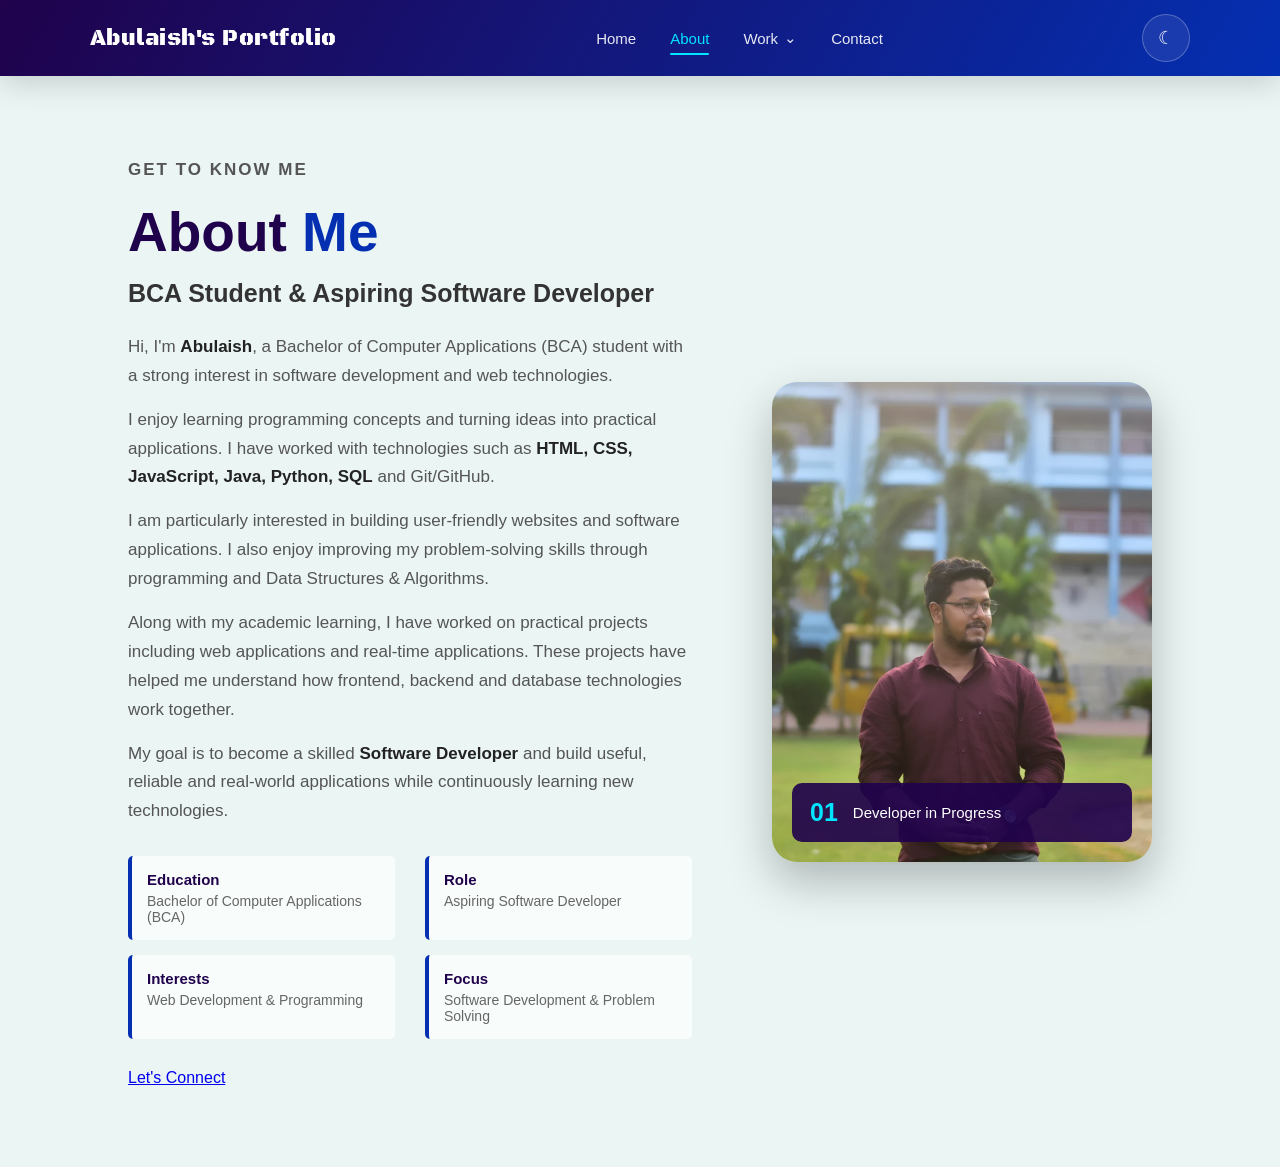
<file: about.html>
<!DOCTYPE html>
<html lang="en">

<head>
    <meta charset="UTF-8">
    <meta name="viewport" content="width=device-width, initial-scale=1.0">

    <title>About Me | Abulaish</title>

    <link rel="stylesheet" href="styles.css">

    <!-- Google Font -->
    <link rel="preconnect" href="https://fonts.googleapis.com">
    <link rel="preconnect" href="https://fonts.gstatic.com" crossorigin>

    <link href="https://fonts.googleapis.com/css2?family=Black+Ops+One&display=swap" rel="stylesheet">
</head>

<body>

    <!-- Navigation -->
    <nav class="navbar">

        <!-- Logo -->
        <a href="index.html" class="logo">
            Abulaish's Portfolio
        </a>


        <!-- Desktop Navigation -->
        <ul class="nav-links">

            <!-- Home -->
            <li>
                <a href="index.html" class="nav-link">
                    Home
                </a>
            </li>


            <!-- About -->
            <li>
                <a href="about.html" class="nav-link active">
                    About
                </a>
            </li>


            <!-- Work Dropdown -->
            <li class="dropdown">

                <button class="work-btn">
                    Work
                    <span class="arrow">⌄</span>
                </button>


                <!-- Dropdown Menu -->
                <ul class="dropdown-menu">

                    <li>
                        <a href="projects.html">
                            <span class="menu-icon">▣</span>
                            <span>
                                <strong>Projects</strong>
                                <small>My recent work</small>
                            </span>
                        </a>
                    </li>


                    <li>
                        <a href="skills.html">
                            <span class="menu-icon">&lt;/&gt;</span>
                            <span>
                                <strong>Skills</strong>
                                <small>My technical skills</small>
                            </span>
                        </a>
                    </li>


                    <li>
                        <a href="services.html">
                            <span class="menu-icon">✦</span>
                            <span>
                                <strong>Services</strong>
                                <small>What I can do</small>
                            </span>
                        </a>
                    </li>

                </ul>

            </li>


            <!-- Contact -->
            <li>
                <a href="contact.html" class="nav-link">
                    Contact
                </a>
            </li>

        </ul>


        <!-- Right Side -->
        <div class="nav-actions">

            <!-- Theme Button -->
            <button class="theme-btn" id="themeBtn" aria-label="Toggle theme">
                ☾
            </button>

        </div>


        <!-- Mobile Menu Button -->
        <button class="menu-btn" id="menuBtn" aria-label="Open navigation menu">

            <span></span>
            <span></span>
            <span></span>

        </button>

    </nav>


    <!-- About Section -->
    <main>

        <section class="about-page">

            <div class="about-container">

                <!-- Left Content -->
                <div class="about-content">

                    <p class="about-intro">Get to know me</p>

                    <h1>About <span>Me</span></h1>

                    <h2>
                        BCA Student & Aspiring Software Developer
                    </h2>

                    <p>
                        Hi, I'm <strong>Abulaish</strong>, a Bachelor of
                        Computer Applications (BCA) student with a strong
                        interest in software development and web technologies.
                    </p>

                    <p>
                        I enjoy learning programming concepts and turning
                        ideas into practical applications. I have worked with
                        technologies such as
                        <strong>HTML, CSS, JavaScript, Java, Python, SQL</strong>
                        and Git/GitHub.
                    </p>

                    <p>
                        I am particularly interested in building
                        user-friendly websites and software applications.
                        I also enjoy improving my problem-solving skills
                        through programming and Data Structures & Algorithms.
                    </p>

                    <p>
                        Along with my academic learning, I have worked on
                        practical projects including web applications and
                        real-time applications. These projects have helped
                        me understand how frontend, backend and database
                        technologies work together.
                    </p>

                    <p>
                        My goal is to become a skilled
                        <strong>Software Developer</strong> and build useful,
                        reliable and real-world applications while continuously
                        learning new technologies.
                    </p>


                    <!-- Personal Details -->
                    <div class="about-details">

                        <div>
                            <strong>Education</strong>
                            <span>Bachelor of Computer Applications (BCA)</span>
                        </div>

                        <div>
                            <strong>Role</strong>
                            <span>Aspiring Software Developer</span>
                        </div>

                        <div>
                            <strong>Interests</strong>
                            <span>Web Development & Programming</span>
                        </div>

                        <div>
                            <strong>Focus</strong>
                            <span>Software Development & Problem Solving</span>
                        </div>

                    </div>


                    <!-- Button -->
                    <a href="contact.html" class="btn">
                        Let's Connect
                    </a>

                </div>


                <!-- Right Side -->
                <div class="about-image">

                    <img src="Front.jpg" alt="Abulaish">

                    <div class="image-label">
                        <span>01</span>
                        <p>Developer in Progress</p>
                    </div>

                </div>

            </div>

        </section>

    </main>

    <!-- JavaScript -->
    <script src="script.js"></script>


</body>

</html>
</file>
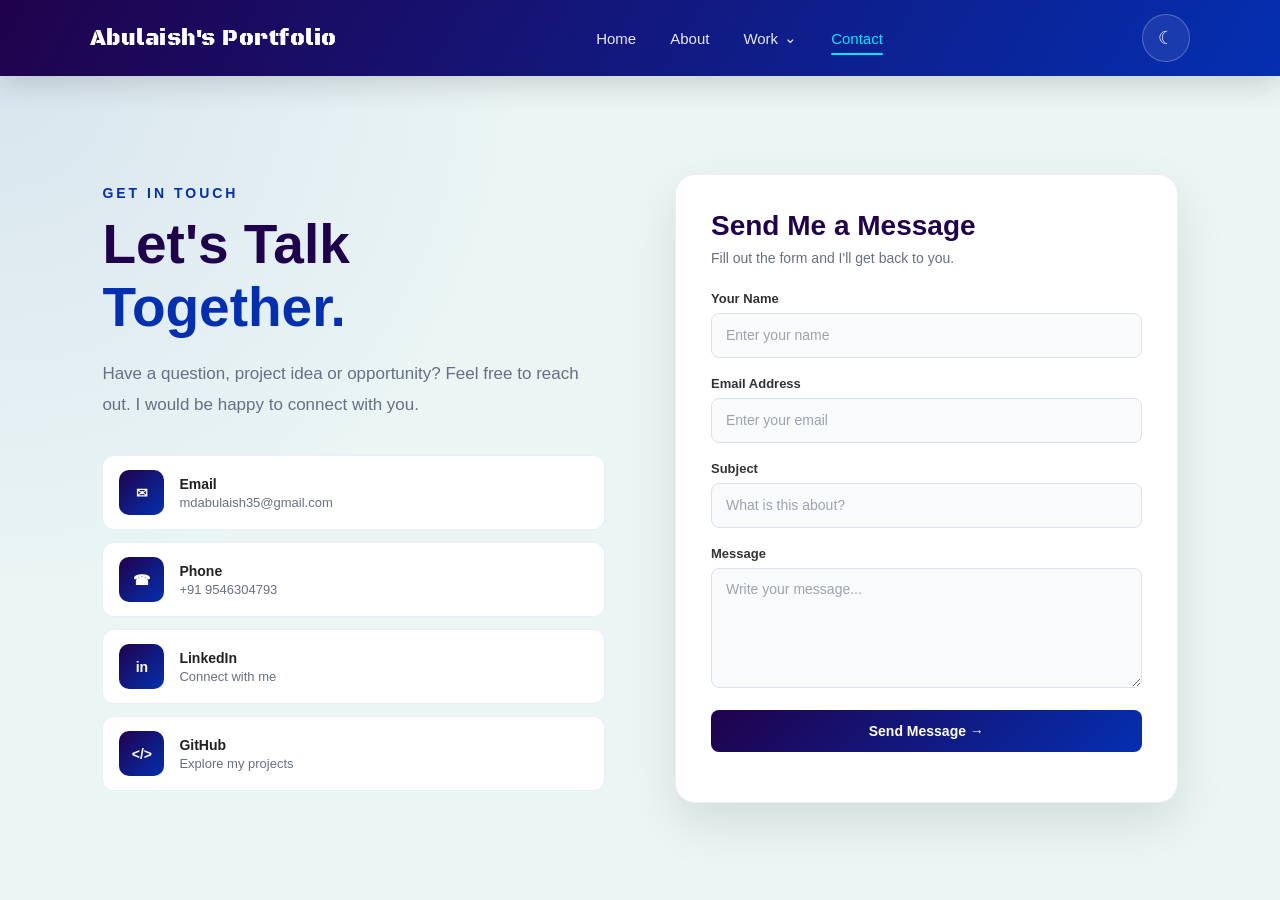
<file: contact.html>
<!DOCTYPE html>
<html lang="en">

<head>
    <meta charset="UTF-8">
    <meta name="viewport" content="width=device-width, initial-scale=1.0">

    <title>Contact | Abulaish</title>

    <link rel="stylesheet" href="styles.css">

    <link rel="preconnect" href="https://fonts.googleapis.com">
    <link rel="preconnect" href="https://fonts.gstatic.com" crossorigin>

    <link href="https://fonts.googleapis.com/css2?family=Black+Ops+One&display=swap" rel="stylesheet">
</head>

<body>

    <nav class="navbar">

        <!-- Logo -->
        <a href="index.html" class="logo">
            Abulaish's Portfolio
        </a>


        <!-- Desktop Navigation -->
        <ul class="nav-links">

            <!-- Home -->
            <li>
                <a href="index.html" class="nav-link">
                    Home
                </a>
            </li>


            <!-- About -->
            <li>
                <a href="about.html" class="nav-link">
                    About
                </a>
            </li>


            <!-- Work Dropdown -->
            <li class="dropdown">

                <button class="work-btn">
                    Work
                    <span class="arrow">⌄</span>
                </button>


                <!-- Dropdown Menu -->
                <ul class="dropdown-menu">

                    <li>
                        <a href="projects.html">
                            <span class="menu-icon">▣</span>
                            <span>
                                <strong>Projects</strong>
                                <small>My recent work</small>
                            </span>
                        </a>
                    </li>


                    <li>
                        <a href="skills.html">
                            <span class="menu-icon">&lt;/&gt;</span>
                            <span>
                                <strong>Skills</strong>
                                <small>My technical skills</small>
                            </span>
                        </a>
                    </li>


                    <li>
                        <a href="services.html">
                            <span class="menu-icon">✦</span>
                            <span>
                                <strong>Services</strong>
                                <small>What I can do</small>
                            </span>
                        </a>
                    </li>

                </ul>

            </li>


            <!-- Contact -->
            <li>
                <a href="contact.html" class="nav-link active">
                    Contact
                </a>
            </li>

        </ul>


        <!-- Right Side -->
        <div class="nav-actions">

            <!-- Theme Button -->
            <button class="theme-btn" id="themeBtn" aria-label="Toggle theme">
                ☾
            </button>

        </div>


        <!-- Mobile Menu Button -->
        <button class="menu-btn" id="menuBtn" aria-label="Open navigation menu">

            <span></span>
            <span></span>
            <span></span>

        </button>

    </nav>


    <main>

        <!-- =================================
         CONTACT PAGE
    ================================= -->

        <section class="contact-page">

            <div class="contact-wrapper">


                <!-- LEFT SIDE -->

                <div class="contact-intro">

                    <p class="contact-label">
                        GET IN TOUCH
                    </p>

                    <h1>
                        Let's Talk
                        <span>Together.</span>
                    </h1>

                    <p class="contact-description">
                        Have a question, project idea or opportunity?
                        Feel free to reach out. I would be happy to
                        connect with you.
                    </p>


                    <!-- Contact Information -->

                    <div class="contact-info">


                        <!-- Email -->

                        <a href="mailto:mdabulaish35@gmail.com" class="contact-info-card">

                            <div class="contact-icon">
                                ✉
                            </div>

                            <div>
                                <strong>Email</strong>

                                <span>
                                    mdabulaish35@gmail.com
                                </span>
                            </div>

                        </a>


                        <!-- Phone -->

                        <a href="tel:+919546304793" class="contact-info-card">

                            <div class="contact-icon">
                                ☎
                            </div>

                            <div>
                                <strong>Phone</strong>

                                <span>
                                    +91 9546304793
                                </span>
                            </div>

                        </a>


                        <!-- LinkedIn -->

                        <a href="https://www.linkedin.com/in/abulaish12" target="_blank" class="contact-info-card">

                            <div class="contact-icon">
                                in
                            </div>

                            <div>
                                <strong>LinkedIn</strong>

                                <span>
                                    Connect with me
                                </span>
                            </div>

                        </a>


                        <!-- GitHub -->

                        <a href="https://github.com/mdabulaish35-gif" target="_blank" class="contact-info-card">

                            <div class="contact-icon">
                                &lt;/&gt;
                            </div>

                            <div>
                                <strong>GitHub</strong>

                                <span>
                                    Explore my projects
                                </span>
                            </div>

                        </a>

                    </div>

                </div>


                <!-- RIGHT SIDE - FORM -->

                <div class="contact-form-container">

                    <h2>
                        Send Me a Message
                    </h2>

                    <p>
                        Fill out the form and I'll get back to you.
                    </p>

                    <form id="contactForm" action="https://formspree.io/f/mwlejeob" method="POST">

                        <div class="form-group">
                            <label for="name">Your Name</label>

                            <input type="text" id="name" name="name" placeholder="Enter your name" required>
                        </div>

                        <div class="form-group">
                            <label for="email">Email Address</label>

                            <input type="email" id="email" name="email" placeholder="Enter your email" required>
                        </div>

                        <div class="form-group">
                            <label for="subject">Subject</label>

                            <input type="text" id="subject" name="subject" placeholder="What is this about?">
                        </div>

                        <div class="form-group">
                            <label for="message">Message</label>

                            <textarea id="message" name="message" rows="5" placeholder="Write your message..."
                                required></textarea>
                        </div>

                        <button type="submit" class="contact-submit">
                            Send Message →
                        </button>

                        <p id="formStatus"></p>

                    </form>


                </div>

            </div>

        </section>

    </main>

    <!-- JavaScript -->
    <script src="script.js"></script>


</body>

</html>
</file>
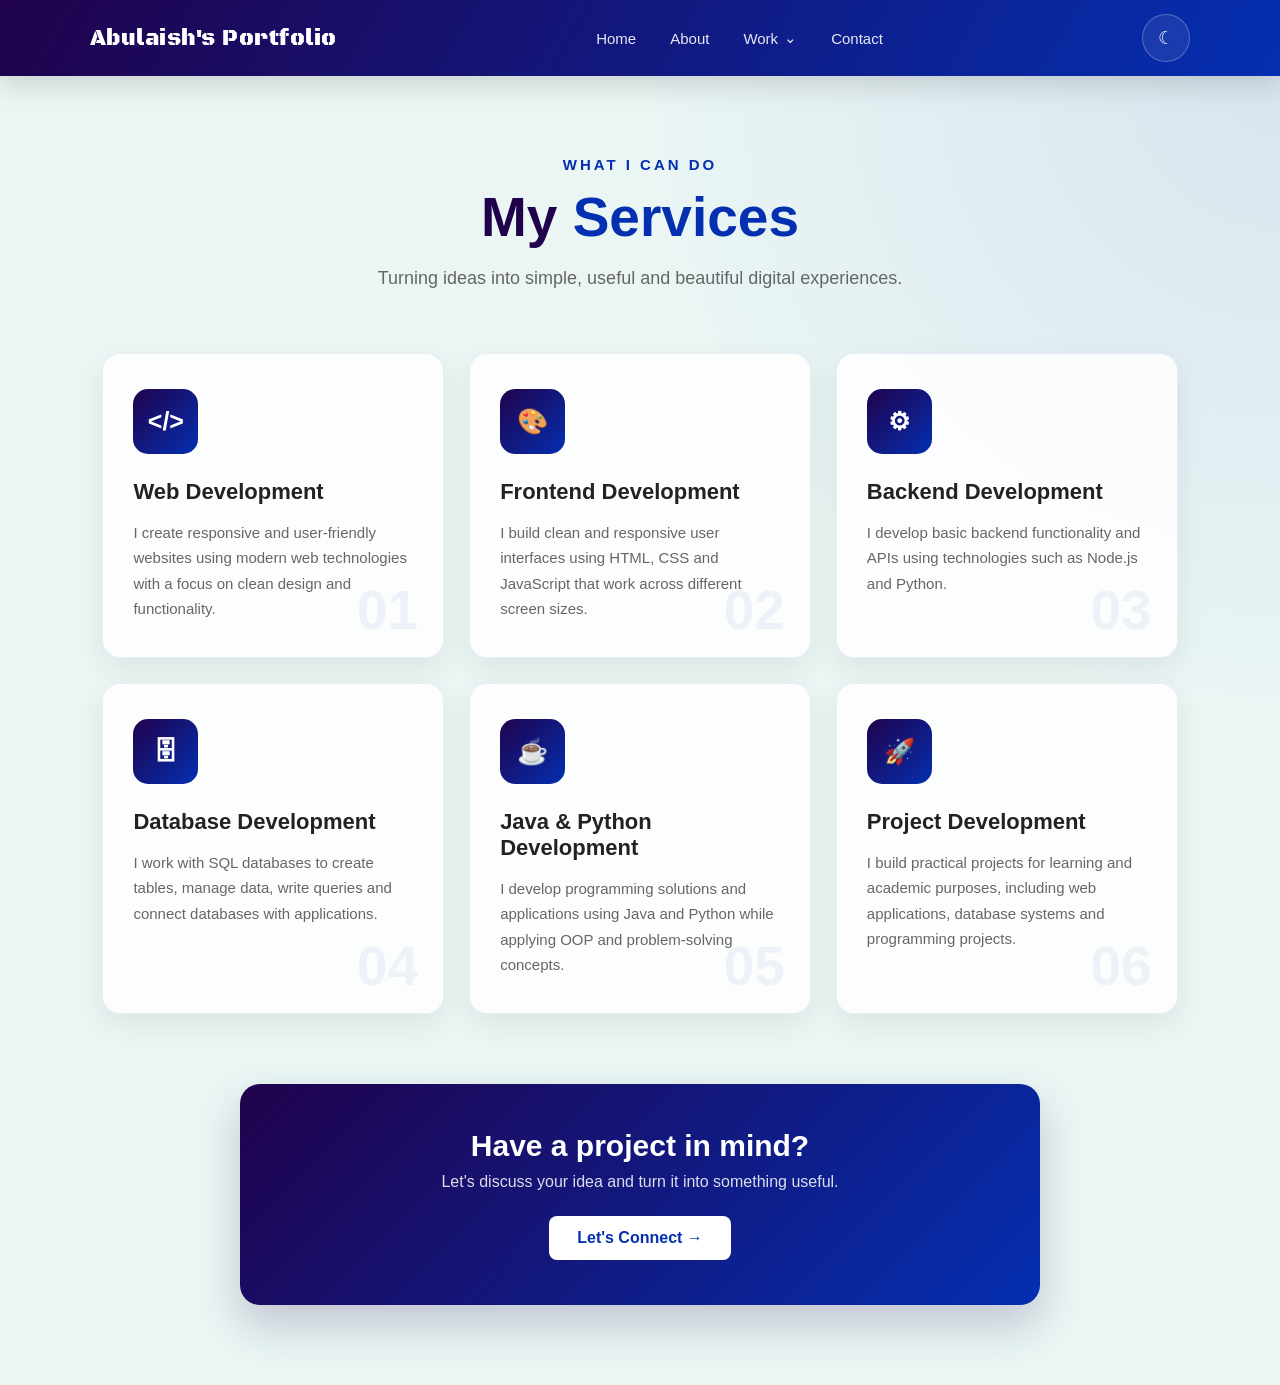
<file: services.html>
<!DOCTYPE html>
<html lang="en">

<head>
    <meta charset="UTF-8">
    <meta name="viewport" content="width=device-width, initial-scale=1.0">

    <title>Services | Abulaish</title>

    <link rel="stylesheet" href="styles.css">

    <!-- Google Font -->
    <link rel="preconnect" href="https://fonts.googleapis.com">
    <link rel="preconnect" href="https://fonts.gstatic.com" crossorigin>

    <link href="https://fonts.googleapis.com/css2?family=Black+Ops+One&display=swap" rel="stylesheet">
</head>

<body>

    <!-- =========================
         NAVBAR
    ========================== -->

    <nav class="navbar">

        <!-- Logo -->
        <a href="index.html" class="logo">
            Abulaish's Portfolio
        </a>


        <!-- Desktop Navigation -->
        <ul class="nav-links">

            <!-- Home -->
            <li>
                <a href="index.html" class="nav-link">
                    Home
                </a>
            </li>


            <!-- About -->
            <li>
                <a href="about.html" class="nav-link">
                    About
                </a>
            </li>


            <!-- Work Dropdown -->
            <li class="dropdown">

                <button class="work-btn">
                    Work
                    <span class="arrow">⌄</span>
                </button>


                <!-- Dropdown Menu -->
                <ul class="dropdown-menu">

                    <li>
                        <a href="projects.html">
                            <span class="menu-icon">▣</span>
                            <span>
                                <strong>Projects</strong>
                                <small>My recent work</small>
                            </span>
                        </a>
                    </li>


                    <li>
                        <a href="skills.html">
                            <span class="menu-icon">&lt;/&gt;</span>
                            <span>
                                <strong>Skills</strong>
                                <small>My technical skills</small>
                            </span>
                        </a>
                    </li>


                    <li>
                        <a href="services.html">
                            <span class="menu-icon">✦</span>
                            <span>
                                <strong>Services</strong>
                                <small>What I can do</small>
                            </span>
                        </a>
                    </li>

                </ul>

            </li>


            <!-- Contact -->
            <li>
                <a href="contact.html" class="nav-link">
                    Contact
                </a>
            </li>

        </ul>


        <!-- Right Side -->
        <div class="nav-actions">

            <!-- Theme Button -->
            <button class="theme-btn" id="themeBtn" aria-label="Toggle theme">
                ☾
            </button>

        </div>


        <!-- Mobile Menu Button -->
        <button class="menu-btn" id="menuBtn" aria-label="Open navigation menu">

            <span></span>
            <span></span>
            <span></span>

        </button>

    </nav>


    <!-- =========================
         SERVICES
    ========================== -->

    <main>

        <section class="services-page">

            <!-- Heading -->

            <div class="services-heading">

                <p>WHAT I CAN DO</p>

                <h1>
                    My <span>Services</span>
                </h1>

                <h2>
                    Turning ideas into simple, useful and
                    beautiful digital experiences.
                </h2>

            </div>


            <!-- Service Cards -->

            <div class="services-container">


                <!-- Web Development -->

                <div class="service-card">

                    <div class="service-icon">
                        &lt;/&gt;
                    </div>

                    <h3>
                        Web Development
                    </h3>

                    <p>
                        I create responsive and user-friendly
                        websites using modern web technologies
                        with a focus on clean design and
                        functionality.
                    </p>

                    <div class="service-number">
                        01
                    </div>

                </div>


                <!-- Frontend -->

                <div class="service-card">

                    <div class="service-icon">
                        🎨
                    </div>

                    <h3>
                        Frontend Development
                    </h3>

                    <p>
                        I build clean and responsive user
                        interfaces using HTML, CSS and
                        JavaScript that work across different
                        screen sizes.
                    </p>

                    <div class="service-number">
                        02
                    </div>

                </div>


                <!-- Backend -->

                <div class="service-card">

                    <div class="service-icon">
                        ⚙
                    </div>

                    <h3>
                        Backend Development
                    </h3>

                    <p>
                        I develop basic backend functionality
                        and APIs using technologies such as
                        Node.js and Python.
                    </p>

                    <div class="service-number">
                        03
                    </div>

                </div>


                <!-- Database -->

                <div class="service-card">

                    <div class="service-icon">
                        🗄
                    </div>

                    <h3>
                        Database Development
                    </h3>

                    <p>
                        I work with SQL databases to create
                        tables, manage data, write queries and
                        connect databases with applications.
                    </p>

                    <div class="service-number">
                        04
                    </div>

                </div>


                <!-- Java & Python -->

                <div class="service-card">

                    <div class="service-icon">
                        ☕
                    </div>

                    <h3>
                        Java & Python Development
                    </h3>

                    <p>
                        I develop programming solutions and
                        applications using Java and Python while
                        applying OOP and problem-solving concepts.
                    </p>

                    <div class="service-number">
                        05
                    </div>

                </div>


                <!-- Projects -->

                <div class="service-card">

                    <div class="service-icon">
                        🚀
                    </div>

                    <h3>
                        Project Development
                    </h3>

                    <p>
                        I build practical projects for learning
                        and academic purposes, including web
                        applications, database systems and
                        programming projects.
                    </p>

                    <div class="service-number">
                        06
                    </div>

                </div>

            </div>


            <!-- Bottom CTA -->

            <div class="services-bottom">

                <h2>
                    Have a project in mind?
                </h2>

                <p>
                    Let's discuss your idea and turn it into
                    something useful.
                </p>

                <a href="contact.html" class="service-btn">
                    Let's Connect →
                </a>

            </div>

        </section>

    </main>

    <!-- JavaScript -->
    <script src="script.js"></script>


</body>

</html>
</file>
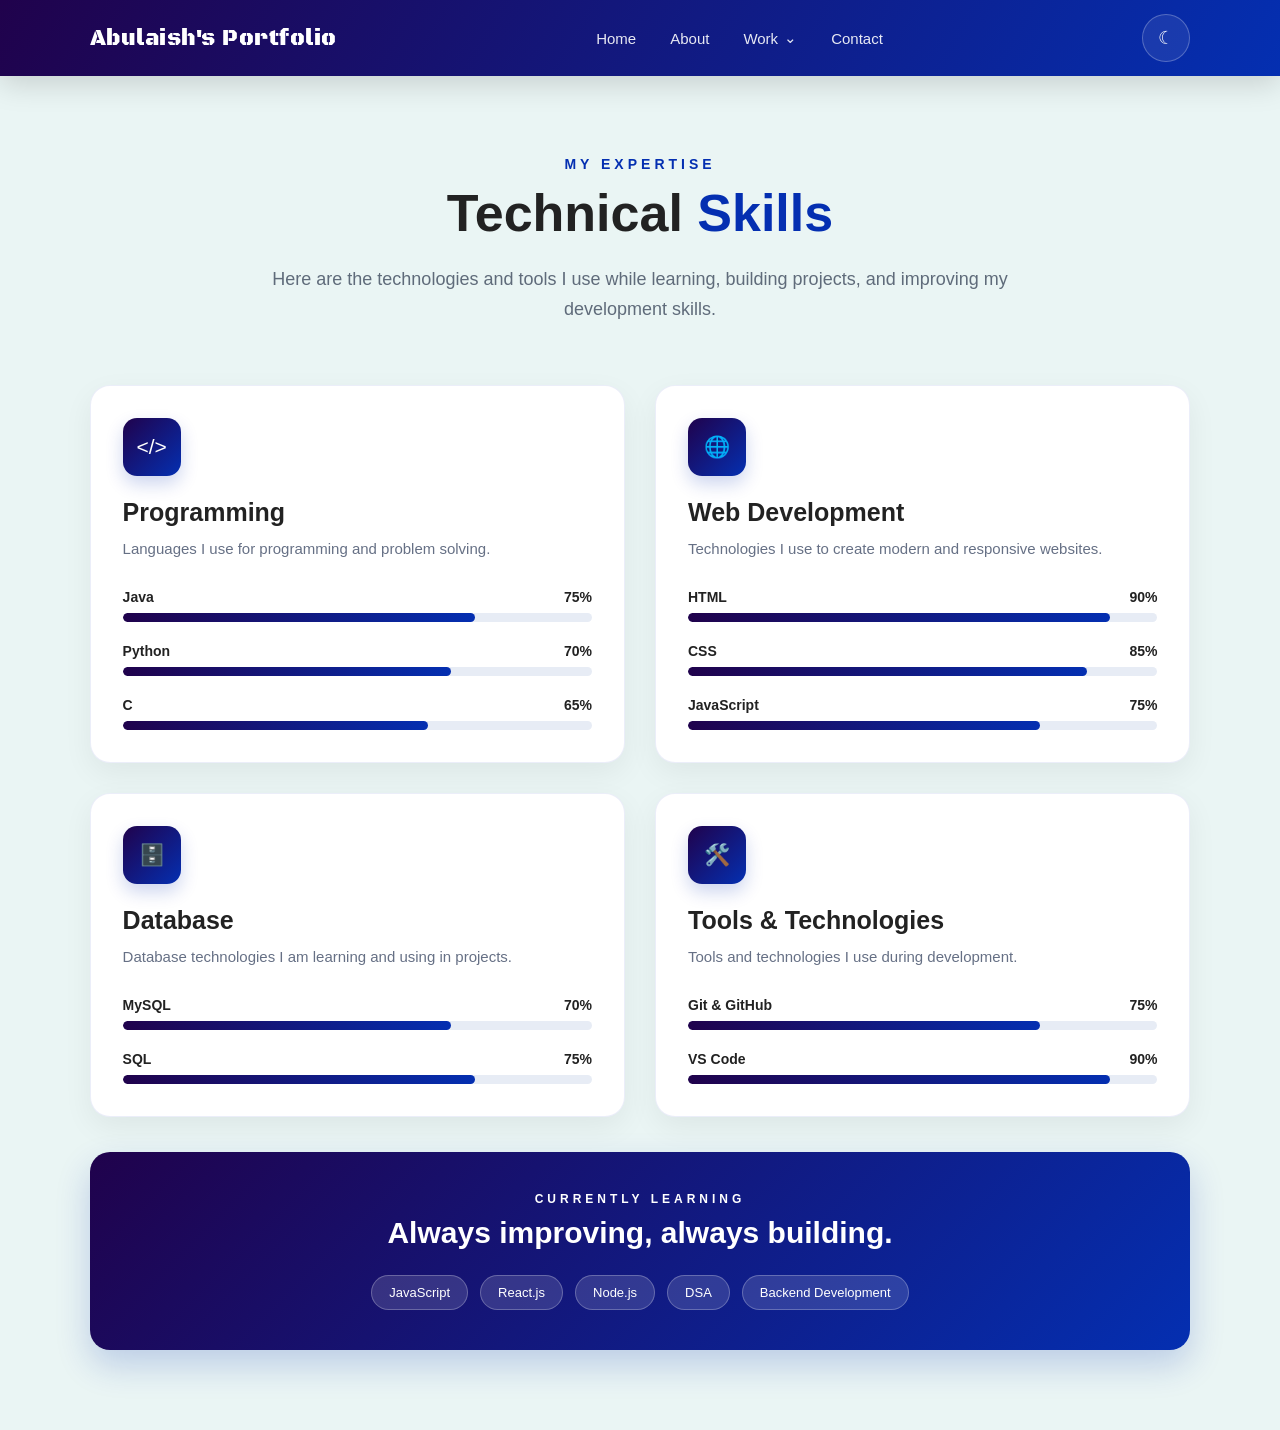
<file: skills.html>
<!DOCTYPE html>
<html lang="en">

<head>
    <meta charset="UTF-8">
    <meta name="viewport" content="width=device-width, initial-scale=1.0">

    <title>Skills | Abulaish's Portfolio</title>

    <link rel="stylesheet" href="styles.css">

    <link rel="preconnect" href="https://fonts.googleapis.com">
    <link rel="preconnect" href="https://fonts.gstatic.com" crossorigin>

    <link href="https://fonts.googleapis.com/css2?family=Black+Ops+One&display=swap" rel="stylesheet">
</head>

<body>

    <!-- Navigation -->
    <nav class="navbar">

        <!-- Logo -->
        <a href="index.html" class="logo">
            Abulaish's Portfolio
        </a>


        <!-- Desktop Navigation -->
        <ul class="nav-links">

            <!-- Home -->
            <li>
                <a href="index.html" class="nav-link">
                    Home
                </a>
            </li>


            <!-- About -->
            <li>
                <a href="about.html" class="nav-link">
                    About
                </a>
            </li>


            <!-- Work Dropdown -->
            <li class="dropdown">

                <button class="work-btn">
                    Work
                    <span class="arrow">⌄</span>
                </button>


                <!-- Dropdown Menu -->
                <ul class="dropdown-menu">

                    <li>
                        <a href="projects.html">
                            <span class="menu-icon">▣</span>
                            <span>
                                <strong>Projects</strong>
                                <small>My recent work</small>
                            </span>
                        </a>
                    </li>


                    <li>
                        <a href="skills.html active">
                            <span class="menu-icon">&lt;/&gt;</span>
                            <span>
                                <strong>Skills</strong>
                                <small>My technical skills</small>
                            </span>
                        </a>
                    </li>


                    <li>
                        <a href="services.html">
                            <span class="menu-icon">✦</span>
                            <span>
                                <strong>Services</strong>
                                <small>What I can do</small>
                            </span>
                        </a>
                    </li>

                </ul>

            </li>


            <!-- Contact -->
            <li>
                <a href="contact.html" class="nav-link">
                    Contact
                </a>
            </li>

        </ul>


        <!-- Right Side -->
        <div class="nav-actions">

            <!-- Theme Button -->
            <button class="theme-btn" id="themeBtn" aria-label="Toggle theme">
                ☾
            </button>

        </div>


        <!-- Mobile Menu Button -->
        <button class="menu-btn" id="menuBtn" aria-label="Open navigation menu">

            <span></span>
            <span></span>
            <span></span>

        </button>

    </nav>


    <!-- SKILLS SECTION -->

    <main>

        <section class="skills-page">

            <div class="skills-heading">

                <p class="skills-label">
                    MY EXPERTISE
                </p>

                <h1>
                    Technical <span>Skills</span>
                </h1>

                <p>
                    Here are the technologies and tools I use while
                    learning, building projects, and improving my
                    development skills.
                </p>

            </div>


            <!-- SKILL CARDS -->

            <div class="skills-container">


                <!-- PROGRAMMING -->

                <div class="skill-card">

                    <div class="skill-card-icon">
                        &lt;/&gt;
                    </div>

                    <h2>
                        Programming
                    </h2>

                    <p>
                        Languages I use for programming and
                        problem solving.
                    </p>


                    <div class="skill">

                        <div class="skill-name">
                            <span>Java</span>
                            <span>75%</span>
                        </div>

                        <div class="skill-bar">

                            <div class="skill-progress" style="width: 75%;">
                            </div>

                        </div>

                    </div>


                    <div class="skill">

                        <div class="skill-name">
                            <span>Python</span>
                            <span>70%</span>
                        </div>

                        <div class="skill-bar">

                            <div class="skill-progress" style="width: 70%;">
                            </div>

                        </div>

                    </div>


                    <div class="skill">

                        <div class="skill-name">
                            <span>C</span>
                            <span>65%</span>
                        </div>

                        <div class="skill-bar">

                            <div class="skill-progress" style="width: 65%;">
                            </div>

                        </div>

                    </div>

                </div>


                <!-- WEB DEVELOPMENT -->

                <div class="skill-card">

                    <div class="skill-card-icon">
                        🌐
                    </div>

                    <h2>
                        Web Development
                    </h2>

                    <p>
                        Technologies I use to create modern
                        and responsive websites.
                    </p>


                    <div class="skill">

                        <div class="skill-name">
                            <span>HTML</span>
                            <span>90%</span>
                        </div>

                        <div class="skill-bar">

                            <div class="skill-progress" style="width: 90%;">
                            </div>

                        </div>

                    </div>


                    <div class="skill">

                        <div class="skill-name">
                            <span>CSS</span>
                            <span>85%</span>
                        </div>

                        <div class="skill-bar">

                            <div class="skill-progress" style="width: 85%;">
                            </div>

                        </div>

                    </div>


                    <div class="skill">

                        <div class="skill-name">
                            <span>JavaScript</span>
                            <span>75%</span>
                        </div>

                        <div class="skill-bar">

                            <div class="skill-progress" style="width: 75%;">
                            </div>

                        </div>

                    </div>

                </div>


                <!-- DATABASE -->

                <div class="skill-card">

                    <div class="skill-card-icon">
                        🗄️
                    </div>

                    <h2>
                        Database
                    </h2>

                    <p>
                        Database technologies I am learning and
                        using in projects.
                    </p>


                    <div class="skill">

                        <div class="skill-name">
                            <span>MySQL</span>
                            <span>70%</span>
                        </div>

                        <div class="skill-bar">

                            <div class="skill-progress" style="width: 70%;">
                            </div>

                        </div>

                    </div>


                    <div class="skill">

                        <div class="skill-name">
                            <span>SQL</span>
                            <span>75%</span>
                        </div>

                        <div class="skill-bar">

                            <div class="skill-progress" style="width: 75%;">
                            </div>

                        </div>

                    </div>

                </div>


                <!-- TOOLS -->

                <div class="skill-card">

                    <div class="skill-card-icon">
                        🛠️
                    </div>

                    <h2>
                        Tools & Technologies
                    </h2>

                    <p>
                        Tools and technologies I use during
                        development.
                    </p>


                    <div class="skill">

                        <div class="skill-name">
                            <span>Git & GitHub</span>
                            <span>75%</span>
                        </div>

                        <div class="skill-bar">

                            <div class="skill-progress" style="width: 75%;">
                            </div>

                        </div>

                    </div>


                    <div class="skill">

                        <div class="skill-name">
                            <span>VS Code</span>
                            <span>90%</span>
                        </div>

                        <div class="skill-bar">

                            <div class="skill-progress" style="width: 90%;">
                            </div>

                        </div>

                    </div>

                </div>

            </div>


            <!-- CURRENTLY LEARNING -->

            <div class="learning-box">

                <p>
                    CURRENTLY LEARNING
                </p>

                <h2>
                    Always improving, always building.
                </h2>

                <div class="learning-tags">

                    <span>JavaScript</span>
                    <span>React.js</span>
                    <span>Node.js</span>
                    <span>DSA</span>
                    <span>Backend Development</span>

                </div>

            </div>

        </section>

    </main>
    <script src="script.js" defer></script>
</body>

</html>
</file>
<file: styles.css>
/* =====================================================
   GLOBAL RESET
===================================================== */

* {
    margin: 0;
    padding: 0;
    box-sizing: border-box;
}

html {
    scroll-behavior: smooth;
}

body {
    font-family: Arial, sans-serif;
    color: #222;
    background: rgb(234, 245, 244);
    transition: background 0.3s ease, color 0.3s ease;
}


/* =====================================================
   NAVBAR
===================================================== */

.navbar {
    width: 100%;
    height: 76px;

    padding: 0 7%;

    display: flex;
    align-items: center;
    justify-content: space-between;

    background: linear-gradient(
        120deg,
        rgb(32, 2, 76),
        rgb(4, 47, 177)
    );

    position: sticky;
    top: 0;
    z-index: 1000;

    box-shadow: 0 8px 30px rgba(0, 0, 0, 0.15);
}


/* =====================================================
   LOGO
===================================================== */

.logo {
    color: white;
    text-decoration: none;

    font-family:
        "Black Ops One",
        system-ui,
        sans-serif;

    font-size: 22px;
    font-weight: 400;

    letter-spacing: 0.5px;
    white-space: nowrap;

    transition: 0.3s ease;
}

.logo:hover {
    color: #00e5ff;
}


/* =====================================================
   NAV LINKS
===================================================== */

.nav-links {
    display: flex;
    align-items: center;

    gap: 34px;

    list-style: none;

    margin: 0;
    padding: 0;
}

.nav-links > li {
    position: relative;
}


/* Normal links */

.nav-link {
    position: relative;

    display: block;

    padding: 28px 0;

    color: rgba(255, 255, 255, 0.9);

    text-decoration: none;

    font-size: 15px;
    font-weight: 500;

    transition: color 0.3s ease;
}

.nav-link:hover {
    color: #00e5ff;
}


/* Active link */

.nav-link.active {
    color: #00e5ff;
}

.nav-link::after {
    content: "";

    position: absolute;

    left: 0;
    bottom: 20px;

    width: 0;
    height: 2px;

    background: #00e5ff;

    border-radius: 10px;

    transition: width 0.3s ease;
}

.nav-link:hover::after,
.nav-link.active::after {
    width: 100%;
}


/* =====================================================
   WORK DROPDOWN
===================================================== */

.dropdown {
    position: relative;
}


/* Work button */

.work-btn {
    border: none;
    background: transparent;

    color: rgba(255, 255, 255, 0.9);

    font-family: inherit;

    font-size: 15px;
    font-weight: 500;

    cursor: pointer;

    padding: 28px 0;

    display: flex;
    align-items: center;

    gap: 6px;

    transition: color 0.3s ease;
}

.work-btn:hover {
    color: #00e5ff;
}


/* Arrow */

.arrow {
    font-size: 15px;

    transition: transform 0.3s ease;
}

.dropdown:hover .arrow {
    transform: rotate(180deg);
}


/* =====================================================
   DESKTOP DROPDOWN
===================================================== */

.dropdown-menu {
    position: absolute;

    top: 67px;
    left: 50%;

    width: 280px;

    display: block;

    list-style: none;

    margin: 0;
    padding: 10px;

    background: white;

    border: 1px solid #e5e5e5;

    border-radius: 14px;

    box-shadow:
        0 20px 45px rgba(0, 0, 0, 0.18);

    opacity: 0;
    visibility: hidden;

    pointer-events: none;

    transform: translate(-50%, 12px);

    transition:
        opacity 0.25s ease,
        transform 0.25s ease,
        visibility 0.25s ease;
}


/* Desktop hover */

.dropdown:hover .dropdown-menu {
    opacity: 1;
    visibility: visible;

    pointer-events: auto;

    transform: translate(-50%, 0);
}


/* Dropdown items */

.dropdown-menu li {
    display: block;

    width: 100%;

    list-style: none;
}


/* Dropdown links */

.dropdown-menu li a {
    display: flex;
    align-items: center;

    width: 100%;

    gap: 13px;

    padding: 13px;

    border-radius: 10px;

    text-decoration: none;

    color: #222;

    transition:
        background 0.25s ease,
        transform 0.25s ease;
}

.dropdown-menu li a:hover {
    background: #eef2ff;

    transform: translateX(4px);
}


/* Dropdown icon */

.menu-icon {
    width: 42px;
    height: 42px;

    flex-shrink: 0;

    display: flex;
    align-items: center;
    justify-content: center;

    border-radius: 10px;

    background:
        linear-gradient(
            135deg,
            rgb(32, 2, 76),
            rgb(4, 47, 177)
        );

    color: white;

    font-size: 13px;
    font-weight: bold;
}


/* Dropdown text */

.dropdown-menu strong {
    display: block;

    color: #222;

    font-size: 14px;

    margin-bottom: 3px;
}

.dropdown-menu small {
    display: block;

    color: #777;

    font-size: 12px;

    line-height: 1.3;
}


/* =====================================================
   NAV ACTIONS
===================================================== */

.nav-actions {
    display: flex;

    align-items: center;

    gap: 12px;
}


/* Theme button */

.theme-btn {
    width: 48px;
    height: 48px;

    display: flex;
    align-items: center;
    justify-content: center;

    border:
        1px solid rgba(255, 255, 255, 0.25);

    border-radius: 50%;

    background:
        rgba(255, 255, 255, 0.08);

    color: white;

    font-size: 18px;

    cursor: pointer;

    transition: 0.3s ease;
}

.theme-btn:hover {
    background: white;

    color: rgb(4, 47, 177);

    transform: rotate(15deg);
}


/* =====================================================
   MOBILE MENU BUTTON
===================================================== */

.menu-btn {
    display: none;

    width: 42px;
    height: 42px;

    border: none;

    background: transparent;

    cursor: pointer;

    padding: 6px;
}

.menu-btn span {
    display: block;

    width: 27px;
    height: 2px;

    margin: 5px auto;

    background: white;

    border-radius: 5px;
}


/* =====================================================
   HERO SECTION
===================================================== */

.hero {
    min-height: calc(100vh - 76px);

    padding: 70px 9%;

    display: flex;
    align-items: center;

    justify-content: space-between;

    gap: 80px;

    background:
        radial-gradient(
            circle at 85% 20%,
            rgba(4, 47, 177, 0.10),
            transparent 30%
        ),
        rgb(234, 245, 244);

    overflow: hidden;
}


/* =====================================================
   HERO LEFT
===================================================== */

.hero-left {
    flex: 1;

    max-width: 700px;
}


/* Hello */

.hero-intro {
    margin-bottom: 18px;

    color: rgb(4, 47, 177);

    font-size: 20px;

    font-weight: 600;

    letter-spacing: 0.5px;
}


/* Main heading */

.hero-left h1 {
    margin-bottom: 25px;

    color: #222;

    font-size: clamp(42px, 5vw, 65px);

    line-height: 1.12;

    font-weight: 700;
}

.hero-left h1 span {
    display: block;

    color: rgb(4, 47, 177);

    margin-top: 5px;
}


/* Description */

.hero-description {
    max-width: 620px;

    margin-bottom: 30px;

    color: #5c6570;

    font-size: 18px;

    line-height: 1.8;
}


/* =====================================================
   HERO BUTTONS
===================================================== */

.hero-buttons {
    display: flex;

    align-items: center;

    gap: 15px;

    margin-bottom: 35px;
}


.hero-btn {
    display: inline-flex;

    align-items: center;
    justify-content: center;

    padding: 13px 23px;

    border-radius: 8px;

    text-decoration: none;

    font-size: 15px;

    font-weight: bold;

    transition:
        transform 0.3s ease,
        box-shadow 0.3s ease,
        background 0.3s ease;
}


/* Primary button */

.primary-btn {
    background:
        linear-gradient(
            135deg,
            rgb(32, 2, 76),
            rgb(4, 47, 177)
        );

    color: white;

    box-shadow:
        0 8px 20px rgba(4, 47, 177, 0.20);
}

.primary-btn:hover {
    transform: translateY(-3px);

    box-shadow:
        0 12px 25px rgba(4, 47, 177, 0.30);
}


/* Secondary button */

.secondary-btn {
    color: rgb(4, 47, 177);

    background: transparent;

    border: 2px solid rgb(4, 47, 177);
}

.secondary-btn:hover {
    background: rgb(4, 47, 177);

    color: white;

    transform: translateY(-3px);
}


/* =====================================================
   HERO TECHNOLOGIES
===================================================== */

.hero-tech {
    display: flex;

    align-items: center;

    flex-wrap: wrap;

    gap: 10px;
}

.hero-tech span {
    padding: 7px 12px;

    background:
        rgba(4, 47, 177, 0.08);

    color: rgb(4, 47, 177);

    border-radius: 6px;

    font-size: 12px;

    font-weight: bold;

    border:
        1px solid rgba(4, 47, 177, 0.10);
}


/* =====================================================
   HERO RIGHT
===================================================== */

.hero-right {
    width: 400px;
    height: 520px;

    flex-shrink: 0;

    position: relative;

    display: flex;

    align-items: center;
    justify-content: center;
}


/* Image decoration */

.image-decoration {
    position: absolute;

    width: 360px;
    height: 460px;

    right: 5px;
    top: 30px;

    border-radius: 30px;

    background:
        linear-gradient(
            135deg,
            rgba(32, 2, 76, 0.20),
            rgba(4, 47, 177, 0.20)
        );

    transform: rotate(5deg);
}


/* Profile image */

.profile-image {
    width: 370px;
    height: 490px;

    position: relative;

    z-index: 2;

    overflow: hidden;

    border-radius: 28px;

    border:
        5px solid rgba(255, 255, 255, 0.75);

    box-shadow:
        0 25px 50px rgba(0, 0, 0, 0.22);
}


.profile-image img {
    width: 100%;
    height: 100%;

    display: block;

    object-fit: cover;

    object-position: center 20%;

    transition: transform 0.5s ease;
}

.profile-image:hover img {
    transform: scale(1.03);
}


/* =====================================================
   FLOATING DEVELOPER CARD
===================================================== */

.developer-card {
    position: absolute;

    z-index: 5;

    left: -35px;
    bottom: 45px;

    display: flex;

    align-items: center;

    gap: 12px;

    padding: 13px 18px;

    background: white;

    border-radius: 12px;

    box-shadow:
        0 15px 35px rgba(0, 0, 0, 0.15);

    animation:
        floatingCard 3s ease-in-out infinite;
}


.code-icon {
    width: 42px;
    height: 42px;

    display: flex;

    align-items: center;
    justify-content: center;

    border-radius: 9px;

    background:
        linear-gradient(
            135deg,
            rgb(32, 2, 76),
            rgb(4, 47, 177)
        );

    color: white;

    font-size: 14px;

    font-weight: bold;
}


.developer-card strong {
    display: block;

    color: #222;

    font-size: 14px;

    margin-bottom: 3px;
}

.developer-card small {
    display: block;

    color: #777;

    font-size: 11px;
}


/* Floating animation */

@keyframes floatingCard {

    0% {
        transform: translateY(0);
    }

    50% {
        transform: translateY(-8px);
    }

    100% {
        transform: translateY(0);
    }
}


/* =====================================================
   CONTACT PAGE
===================================================== */

.contact-page {
    min-height: calc(100vh - 76px);

    display: flex;

    justify-content: center;
    align-items: center;

    background-color: rgb(234, 245, 244);

    padding: 50px 20px;
}

.contact-container {
    width: 100%;
    max-width: 700px;

    text-align: center;

    background: white;

    padding: 50px;

    border-radius: 20px;

    box-shadow:
        0 15px 40px rgba(0, 0, 0, 0.15);
}

.contact-container h1 {
    font-size: 45px;

    margin-bottom: 15px;

    color: rgb(32, 2, 76);
}

.contact-container > p {
    color: #666;

    font-size: 17px;

    margin-bottom: 35px;
}


/* Contact links */

.contact-links {
    display: flex;

    flex-direction: column;

    gap: 15px;
}

.contact-card {
    display: flex;

    align-items: center;

    gap: 15px;

    padding: 18px 20px;

    border-radius: 12px;

    background: #f5f7ff;

    text-decoration: none;

    color: #222;

    transition: 0.3s;
}

.contact-card:hover {
    transform: translateY(-3px);

    background: #e9edff;

    box-shadow:
        0 8px 20px rgba(0, 0, 0, 0.1);
}

.contact-card span {
    font-size: 18px;

    font-weight: bold;

    min-width: 100px;

    text-align: left;
}

.contact-card small {
    color: #666;

    font-size: 14px;
}


/* Back button */

.back-btn {
    display: inline-block;

    margin-top: 30px;

    padding: 12px 25px;

    background: rgb(4, 47, 177);

    color: white;

    text-decoration: none;

    border-radius: 8px;

    font-weight: bold;

    transition: 0.3s;
}

.back-btn:hover {
    background: rgb(32, 2, 76);

    transform: translateY(-2px);
}


/* =====================================================
   ABOUT PAGE
===================================================== */

.about-page {
    min-height: calc(100vh - 76px);

    padding: 80px 10%;

    background-color: rgb(234, 245, 244);

    display: flex;

    align-items: center;
}

.about-container {
    width: 100%;

    max-width: 1200px;

    margin: auto;

    display: flex;

    align-items: center;

    justify-content: space-between;

    gap: 80px;
}

.about-content {
    flex: 1;
}

.about-intro {
    color: rgb(4, 47, 177);

    font-size: 18px;

    font-weight: bold;

    margin-bottom: 10px;

    text-transform: uppercase;

    letter-spacing: 2px;
}

.about-content h1 {
    font-size: 55px;

    color: rgb(32, 2, 76);

    margin-bottom: 15px;
}

.about-content h1 span {
    color: rgb(4, 47, 177);
}

.about-content h2 {
    font-size: 25px;

    color: #333;

    margin-bottom: 25px;
}

.about-content p {
    color: #555;

    font-size: 17px;

    line-height: 1.7;

    margin-bottom: 15px;
}

.about-content strong {
    color: #222;
}


/* About details */

.about-details {
    display: grid;

    grid-template-columns: 1fr 1fr;

    gap: 15px 30px;

    margin: 30px 0;
}

.about-details div {
    display: flex;

    flex-direction: column;

    gap: 5px;

    padding: 15px;

    background: rgba(255, 255, 255, 0.7);

    border-left: 4px solid rgb(4, 47, 177);

    border-radius: 5px;
}

.about-details strong {
    color: rgb(32, 2, 76);

    font-size: 15px;
}

.about-details span {
    color: #666;

    font-size: 14px;
}


/* About image */

.about-image {
    width: 380px;
    height: 480px;

    flex-shrink: 0;

    position: relative;

    overflow: hidden;

    border-radius: 25px;

    box-shadow:
        0 20px 45px rgba(0, 0, 0, 0.25);
}

.about-image img {
    width: 100%;
    height: 100%;

    display: block;

    object-fit: cover;

    object-position: center 20%;
}


/* About image label */

.image-label {
    position: absolute;

    bottom: 20px;

    left: 20px;
    right: 20px;

    padding: 15px 18px;

    display: flex;

    align-items: center;

    gap: 15px;

    background:
        rgba(32, 2, 76, 0.9);

    color: white;

    border-radius: 10px;
}

.image-label span {
    font-size: 25px;

    font-weight: bold;

    color: #00e5ff;
}

.image-label p {
    margin: 0;

    color: white;

    font-size: 15px;
}


/* =====================================================
   SERVICES PAGE
===================================================== */

.services-page {
    min-height: calc(100vh - 76px);

    padding: 80px 8%;

    background:
        radial-gradient(
            circle at top right,
            rgba(4, 47, 177, 0.08),
            transparent 35%
        ),
        rgb(234, 245, 244);
}

.services-heading {
    max-width: 750px;

    margin: 0 auto 60px;

    text-align: center;
}

.services-heading p {
    color: rgb(4, 47, 177);

    font-size: 15px;

    font-weight: bold;

    letter-spacing: 3px;

    margin-bottom: 12px;
}

.services-heading h1 {
    font-size: 55px;

    color: rgb(32, 2, 76);

    margin-bottom: 15px;
}

.services-heading h1 span {
    color: rgb(4, 47, 177);
}

.services-heading h2 {
    font-size: 18px;

    font-weight: normal;

    line-height: 1.6;

    color: #666;
}


/* Services grid */

.services-container {
    max-width: 1200px;

    margin: auto;

    display: grid;

    grid-template-columns:
        repeat(3, 1fr);

    gap: 25px;
}


/* Service card */

.service-card {
    position: relative;

    padding: 35px 30px;

    min-height: 300px;

    background:
        rgba(255, 255, 255, 0.85);

    border:
        1px solid rgba(4, 47, 177, 0.08);

    border-radius: 18px;

    overflow: hidden;

    box-shadow:
        0 10px 30px rgba(0, 0, 0, 0.07);

    transition: 0.35s;
}

.service-card:hover {
    transform: translateY(-10px);

    box-shadow:
        0 20px 45px rgba(4, 47, 177, 0.15);
}


/* Service icon */

.service-icon {
    width: 65px;
    height: 65px;

    display: flex;

    align-items: center;
    justify-content: center;

    margin-bottom: 25px;

    border-radius: 15px;

    background:
        linear-gradient(
            135deg,
            rgb(32, 2, 76),
            rgb(4, 47, 177)
        );

    color: white;

    font-size: 25px;

    font-weight: bold;
}

.service-card h3 {
    font-size: 22px;

    color: #222;

    margin-bottom: 15px;
}

.service-card p {
    color: #666;

    font-size: 15px;

    line-height: 1.7;
}


/* Service number */

.service-number {
    position: absolute;

    right: 25px;
    bottom: 15px;

    font-size: 55px;

    font-weight: bold;

    color: rgba(4, 47, 177, 0.06);
}


/* Services bottom */

.services-bottom {
    max-width: 800px;

    margin: 70px auto 0;

    padding: 45px 30px;

    text-align: center;

    background:
        linear-gradient(
            135deg,
            rgb(32, 2, 76),
            rgb(4, 47, 177)
        );

    color: white;

    border-radius: 20px;

    box-shadow:
        0 20px 45px rgba(32, 2, 76, 0.2);
}

.services-bottom h2 {
    font-size: 30px;

    margin-bottom: 10px;
}

.services-bottom p {
    font-size: 16px;

    color: rgba(255, 255, 255, 0.85);

    margin-bottom: 25px;
}

.service-btn {
    display: inline-block;

    padding: 13px 28px;

    background: white;

    color: rgb(4, 47, 177);

    text-decoration: none;

    border-radius: 8px;

    font-weight: bold;

    transition: 0.3s;
}

.service-btn:hover {
    transform: translateY(-3px);

    box-shadow:
        0 8px 20px rgba(0, 0, 0, 0.2);
}


/* =====================================================
   PROJECTS PAGE
===================================================== */

.projects-page {
    min-height: calc(100vh - 76px);

    padding: 80px 8%;

    background:
        radial-gradient(
            circle at top right,
            rgba(4, 47, 177, 0.08),
            transparent 35%
        ),
        rgb(234, 245, 244);
}

.projects-heading {
    max-width: 750px;

    margin: 0 auto 60px;

    text-align: center;
}

.projects-heading p {
    color: rgb(4, 47, 177);

    font-size: 15px;

    font-weight: bold;

    letter-spacing: 3px;

    margin-bottom: 12px;
}

.projects-heading h1 {
    font-size: 55px;

    color: rgb(32, 2, 76);

    margin-bottom: 15px;
}

.projects-heading h1 span {
    color: rgb(4, 47, 177);
}

.projects-heading h2 {
    font-size: 18px;

    font-weight: normal;

    line-height: 1.6;

    color: #666;
}


/* Project grid */

.projects-container {
    max-width: 1200px;

    margin: auto;

    display: grid;

    grid-template-columns:
        repeat(3, 1fr);

    gap: 30px;
}


/* Project card */

.project-card {
    background: white;

    border-radius: 18px;

    overflow: hidden;

    box-shadow:
        0 10px 30px rgba(0, 0, 0, 0.08);

    border:
        1px solid rgba(4, 47, 177, 0.08);

    transition: 0.35s;
}

.project-card:hover {
    transform: translateY(-10px);

    box-shadow:
        0 20px 45px rgba(4, 47, 177, 0.15);
}


/* Project image */

.project-image {
    width: 100%;
    height: 210px;

    overflow: hidden;

    background: #ddd;
}

.project-image img {
    width: 100%;
    height: 100%;

    display: block;

    object-fit: cover;

    transition: 0.4s;
}

.project-card:hover .project-image img {
    transform: scale(1.06);
}


/* Project content */

.project-content {
    padding: 28px;
}

.project-category {
    display: inline-block;

    color: rgb(4, 47, 177);

    font-size: 13px;

    font-weight: bold;

    text-transform: uppercase;

    letter-spacing: 1px;

    margin-bottom: 10px;
}

.project-content h3 {
    font-size: 23px;

    color: #222;

    margin-bottom: 12px;
}

.project-content p {
    color: #666;

    font-size: 15px;

    line-height: 1.7;

    margin-bottom: 20px;
}


/* Technologies */

.technologies {
    display: flex;

    flex-wrap: wrap;

    gap: 8px;

    margin-bottom: 25px;
}

.technologies span {
    padding: 6px 10px;

    background: #eef1ff;

    color: rgb(4, 47, 177);

    border-radius: 5px;

    font-size: 12px;

    font-weight: bold;
}


/* Project buttons */

.project-buttons {
    display: flex;

    gap: 10px;
}

.project-buttons a {
    padding: 9px 14px;

    border-radius: 6px;

    text-decoration: none;

    font-size: 13px;

    font-weight: bold;

    color: white;

    background: rgb(4, 47, 177);

    transition: 0.3s;
}

.project-buttons a:hover {
    background: rgb(32, 2, 76);

    transform: translateY(-2px);
}


/* =====================================================
   TABLET
===================================================== */

@media (max-width: 1000px) {

    .navbar {
        padding: 0 4%;
    }

    .nav-links {
        gap: 22px;
    }

    .logo {
        font-size: 20px;
    }


    /* Hero */

    .hero {
        padding: 60px 5%;

        gap: 40px;
    }

    .hero-right {
        width: 330px;
        height: 450px;
    }

    .profile-image {
        width: 310px;
        height: 420px;
    }

    .image-decoration {
        width: 300px;
        height: 390px;
    }

    .developer-card {
        left: -20px;
    }


    /* About */

    .about-container {
        gap: 40px;
    }

    .about-content h1 {
        font-size: 45px;
    }

    .about-image {
        width: 320px;
        height: 420px;
    }

    .about-details {
        grid-template-columns: 1fr;
    }


    /* Services */

    .services-container {
        grid-template-columns:
            repeat(2, 1fr);
    }

    .services-heading h1 {
        font-size: 48px;
    }


    /* Projects */

    .projects-container {
        grid-template-columns:
            repeat(2, 1fr);
    }

    .projects-heading h1 {
        font-size: 48px;
    }
}


/* =====================================================
   MOBILE
===================================================== */

@media (max-width: 800px) {

    .navbar {
        height: 70px;

        padding: 0 5%;
    }


    /* Mobile nav */

    .nav-links {
        position: absolute;

        top: 70px;
        left: 0;

        width: 100%;

        display: none;

        flex-direction: column;

        align-items: stretch;

        gap: 0;

        padding: 15px 5%;

        background:
            linear-gradient(
                135deg,
                rgb(32, 2, 76),
                rgb(4, 47, 177)
            );

        box-shadow:
            0 15px 30px rgba(0, 0, 0, 0.2);
    }


    .nav-links.show {
        display: flex;
    }


    .nav-links > li {
        width: 100%;
    }


    /* Mobile normal links */

    .nav-link {
        display: block;

        padding: 15px 0;
    }

    .nav-link::after {
        display: none;
    }


    /* Mobile Work */

    .work-btn {
        width: 100%;

        justify-content: space-between;

        padding: 15px 0;
    }


    /* Mobile dropdown */

    .dropdown-menu {
        position: static;

        width: 100%;

        display: none;

        padding: 5px 10px;

        margin: 0;

        background:
            rgba(255, 255, 255, 0.08);

        border: none;

        border-radius: 10px;

        box-shadow: none;

        opacity: 1;

        visibility: visible;

        pointer-events: auto;

        transform: none;
    }


    .dropdown.open .dropdown-menu {
        display: block;
    }


    .dropdown:hover .dropdown-menu {
        transform: none;
    }


    .dropdown-menu li a {
        color: white;
    }

    .dropdown-menu strong {
        color: white;
    }

    .dropdown-menu small {
        color:
            rgba(255, 255, 255, 0.65);
    }

    .dropdown-menu li a:hover {
        background:
            rgba(255, 255, 255, 0.1);
    }


    /* Theme hidden */

    .nav-actions {
        display: none;
    }


    /* Hamburger */

    .menu-btn {
        display: block;
    }


    /* =================================================
       MOBILE HERO
    ================================================= */

    .hero {
        min-height: auto;

        padding:
            65px 20px 80px;

        flex-direction: column;

        text-align: center;

        gap: 55px;
    }


    .hero-left {
        max-width: 650px;
    }


    .hero-intro {
        font-size: 18px;
    }


    .hero-left h1 {
        font-size: 42px;
    }


    .hero-description {
        font-size: 16px;

        line-height: 1.7;
    }


    .hero-buttons {
        justify-content: center;

        flex-wrap: wrap;
    }


    .hero-tech {
        justify-content: center;
    }


    .hero-right {
        width: 310px;
        height: 430px;
    }


    .profile-image {
        width: 290px;
        height: 400px;
    }


    .image-decoration {
        width: 280px;
        height: 380px;

        right: 5px;
        top: 20px;
    }


    .developer-card {
        left: -5px;

        bottom: 25px;
    }


    /* =================================================
       ABOUT MOBILE
    ================================================= */

    .about-page {
        padding: 60px 20px;
    }

    .about-container {
        flex-direction: column-reverse;

        text-align: center;
    }

    .about-image {
        width: 300px;
        height: 400px;
    }

    .about-content h1 {
        font-size: 40px;
    }

    .about-content h2 {
        font-size: 21px;
    }

    .about-content p {
        font-size: 16px;
    }

    .about-details {
        text-align: left;
    }


    /* =================================================
       SERVICES MOBILE
    ================================================= */

    .services-page {
        padding: 60px 20px;
    }

    .services-heading {
        margin-bottom: 40px;
    }

    .services-heading h1 {
        font-size: 40px;
    }

    .services-heading h2 {
        font-size: 16px;
    }

    .services-container {
        grid-template-columns: 1fr;

        gap: 20px;
    }

    .service-card {
        min-height: auto;

        padding: 30px 25px;
    }

    .services-bottom {
        margin-top: 50px;

        padding: 35px 20px;
    }

    .services-bottom h2 {
        font-size: 25px;
    }


    /* =================================================
       PROJECTS MOBILE
    ================================================= */

    .projects-page {
        padding: 60px 20px;
    }

    .projects-heading {
        margin-bottom: 40px;
    }

    .projects-heading h1 {
        font-size: 40px;
    }

    .projects-heading h2 {
        font-size: 16px;
    }

    .projects-container {
        grid-template-columns: 1fr;

        gap: 20px;
    }

    .project-content {
        padding: 25px;
    }

    .project-image {
        height: 200px;
    }
}


/* =====================================================
   SMALL MOBILE
===================================================== */

@media (max-width: 450px) {

    .logo {
        font-size: 18px;
    }


    .hero-left h1 {
        font-size: 36px;
    }


    .hero-intro {
        font-size: 16px;
    }


    .hero-buttons {
        flex-direction: column;

        width: 100%;
    }


    .hero-btn {
        width: 100%;

        max-width: 260px;
    }


    .hero-right {
        width: 280px;
        height: 400px;
    }


    .profile-image {
        width: 260px;
        height: 370px;
    }


    .image-decoration {
        width: 250px;
        height: 350px;
    }


    .developer-card {
        left: 0;

        padding: 10px 13px;
    }


    /* Contact */

    .contact-container {
        padding: 30px 20px;
    }

    .contact-container h1 {
        font-size: 35px;
    }

    .contact-card {
        flex-wrap: wrap;
    }

    .contact-card span {
        min-width: auto;
    }

    .contact-card small {
        width: 100%;
    }
}


/* =====================================================
   DARK MODE
===================================================== */

body.dark-mode {
    background: #111827;

    color: white;
}


/* Hero */

body.dark-mode .hero {
    background:
        radial-gradient(
            circle at 85% 20%,
            rgba(4, 47, 177, 0.18),
            transparent 30%
        ),
        #111827;
}

body.dark-mode .hero-left h1 {
    color: white;
}

body.dark-mode .hero-description {
    color: #cbd5e1;
}


/* About */

body.dark-mode .about-page {
    background: #111827;
}

body.dark-mode .about-content h1,
body.dark-mode .about-content h2 {
    color: white;
}

body.dark-mode .about-content p {
    color: #cbd5e1;
}

body.dark-mode .about-details div {
    background: #1f2937;
}

body.dark-mode .about-details strong {
    color: white;
}

body.dark-mode .about-details span {
    color: #cbd5e1;
}


/* Services */

body.dark-mode .services-page {
    background: #111827;
}

body.dark-mode .services-heading h1 {
    color: white;
}

body.dark-mode .services-heading h2 {
    color: #cbd5e1;
}

body.dark-mode .service-card {
    background: #1f2937;
}

body.dark-mode .service-card h3 {
    color: white;
}

body.dark-mode .service-card p {
    color: #cbd5e1;
}


/* Projects */

body.dark-mode .projects-page {
    background: #111827;
}

body.dark-mode .projects-heading h1 {
    color: white;
}

body.dark-mode .projects-heading h2 {
    color: #cbd5e1;
}

body.dark-mode .project-card {
    background: #1f2937;
}

body.dark-mode .project-content h3 {
    color: white;
}

body.dark-mode .project-content p {
    color: #cbd5e1;
}


/* Contact */

body.dark-mode .contact-page {
    background: #111827;
}

body.dark-mode .contact-container {
    background: #1f2937;
}

body.dark-mode .contact-container h1 {
    color: white;
}

body.dark-mode .contact-container > p {
    color: #cbd5e1;
}

body.dark-mode .contact-card {
    background: #374151;
    color: white;
}

body.dark-mode .contact-card small {
    color: #cbd5e1;
}


/* Developer floating card */

body.dark-mode .developer-card {
    background: #1f2937;
}

body.dark-mode .developer-card strong {
    color: white;
}

body.dark-mode .developer-card small {
    color: #cbd5e1;
}

/* =====================================================
   QUICK STATS
===================================================== */

.stats-section {
    width: 100%;

    padding: 35px 9%;

    display: grid;

    grid-template-columns: repeat(4, 1fr);

    gap: 20px;

    background: white;

    border-top:
        1px solid rgba(4, 47, 177, 0.08);

    border-bottom:
        1px solid rgba(4, 47, 177, 0.08);
}


.stat-card {
    padding: 20px;

    text-align: center;

    border-right:
        1px solid #e5e7eb;

    transition: 0.3s ease;
}

.stat-card:last-child {
    border-right: none;
}


.stat-card:hover {
    transform: translateY(-4px);
}


.stat-number {
    margin-bottom: 6px;

    color: rgb(4, 47, 177);

    font-size: 28px;

    font-weight: 800;
}


.stat-title {
    color: #667085;

    font-size: 13px;

    font-weight: 500;
}


/* =====================================================
   STATS - TABLET
===================================================== */

@media (max-width: 800px) {

    .stats-section {
        padding: 25px 20px;

        grid-template-columns:
            repeat(2, 1fr);

        gap: 0;
    }

    .stat-card {
        padding: 20px 10px;

        border-right: none;

        border-bottom:
            1px solid #e5e7eb;
    }

    .stat-card:nth-child(3),
    .stat-card:nth-child(4) {
        border-bottom: none;
    }

}


/* =====================================================
   STATS - DARK MODE
===================================================== */

body.dark-mode .stats-section {
    background: #1f2937;

    border-color: #374151;
}

body.dark-mode .stat-card {
    border-color: #374151;
}

body.dark-mode .stat-title {
    color: #cbd5e1;
}

/* =====================================================
   FEATURED PROJECTS
===================================================== */

.featured-projects {
    padding: 90px 9%;

    background: rgb(245, 249, 248);
}


/* Section heading */

.section-heading {
    max-width: 700px;

    margin: 0 auto 50px;

    text-align: center;
}


.section-heading > p:first-child {
    margin-bottom: 10px;

    color: rgb(4, 47, 177);

    font-size: 14px;

    font-weight: bold;

    letter-spacing: 3px;
}


.section-heading h2 {
    margin-bottom: 15px;

    color: rgb(32, 2, 76);

    font-size: 45px;

    line-height: 1.2;
}


.section-heading h2 span {
    color: rgb(4, 47, 177);
}


.section-description {
    color: #667085;

    font-size: 16px;

    line-height: 1.7;
}


/* =====================================================
   PROJECT GRID
===================================================== */

.featured-project-grid {
    max-width: 1200px;

    margin: auto;

    display: grid;

    grid-template-columns:
        repeat(3, 1fr);

    gap: 25px;
}


/* =====================================================
   PROJECT CARD
===================================================== */

.featured-project-card {
    overflow: hidden;

    background: white;

    border:
        1px solid rgba(4, 47, 177, 0.08);

    border-radius: 18px;

    box-shadow:
        0 10px 30px rgba(0, 0, 0, 0.06);

    transition:
        transform 0.35s ease,
        box-shadow 0.35s ease;
}


.featured-project-card:hover {
    transform: translateY(-8px);

    box-shadow:
        0 20px 45px rgba(4, 47, 177, 0.15);
}


/* =====================================================
   PROJECT IMAGE
===================================================== */

.featured-project-image {
    width: 100%;

    height: 210px;

    overflow: hidden;

    background: #e5e7eb;
}


.featured-project-image img {
    width: 100%;
    height: 100%;

    display: block;

    object-fit: cover;

    transition: transform 0.4s ease;
}


.featured-project-card:hover
.featured-project-image img {
    transform: scale(1.06);
}


/* =====================================================
   PROJECT CONTENT
===================================================== */

.featured-project-content {
    padding: 25px;
}


.project-tag {
    display: inline-block;

    margin-bottom: 10px;

    color: rgb(4, 47, 177);

    font-size: 12px;

    font-weight: bold;

    letter-spacing: 1px;

    text-transform: uppercase;
}


.featured-project-content h3 {
    margin-bottom: 12px;

    color: #222;

    font-size: 22px;
}


.featured-project-content p {
    margin-bottom: 18px;

    color: #667085;

    font-size: 14px;

    line-height: 1.7;
}


/* =====================================================
   TECHNOLOGIES
===================================================== */

.project-tech {
    display: flex;

    flex-wrap: wrap;

    gap: 7px;

    margin-bottom: 22px;
}


.project-tech span {
    padding: 6px 9px;

    color: rgb(4, 47, 177);

    background: #eef2ff;

    border-radius: 5px;

    font-size: 11px;

    font-weight: bold;
}


/* =====================================================
   PROJECT BUTTONS
===================================================== */

.featured-project-buttons {
    display: flex;

    gap: 10px;
}


.featured-project-buttons a {
    display: inline-flex;

    align-items: center;

    justify-content: center;

    padding: 9px 13px;

    background: rgb(4, 47, 177);

    color: white;

    border-radius: 6px;

    text-decoration: none;

    font-size: 12px;

    font-weight: bold;

    transition: 0.3s ease;
}


.featured-project-buttons a:hover {
    background: rgb(32, 2, 76);

    transform: translateY(-2px);
}


.featured-project-buttons .github-btn {
    background: transparent;

    color: rgb(4, 47, 177);

    border:
        1px solid rgb(4, 47, 177);
}


.featured-project-buttons .github-btn:hover {
    background: rgb(4, 47, 177);

    color: white;
}


/* =====================================================
   VIEW ALL
===================================================== */

.view-all-projects {
    margin-top: 45px;

    text-align: center;
}


.view-all-projects a {
    display: inline-block;

    padding: 13px 25px;

    color: rgb(4, 47, 177);

    border:
        2px solid rgb(4, 47, 177);

    border-radius: 8px;

    text-decoration: none;

    font-size: 14px;

    font-weight: bold;

    transition: 0.3s ease;
}


.view-all-projects a:hover {
    background: rgb(4, 47, 177);

    color: white;

    transform: translateY(-3px);
}


/* =====================================================
   PROJECTS - TABLET
===================================================== */

@media (max-width: 1000px) {

    .featured-project-grid {
        grid-template-columns:
            repeat(2, 1fr);
    }

}


/* =====================================================
   PROJECTS - MOBILE
===================================================== */

@media (max-width: 800px) {

    .featured-projects {
        padding: 70px 20px;
    }


    .section-heading h2 {
        font-size: 38px;
    }


    .featured-project-grid {
        grid-template-columns: 1fr;

        gap: 20px;
    }


    .featured-project-image {
        height: 220px;
    }

}


/* =====================================================
   PROJECTS - DARK MODE
===================================================== */

body.dark-mode .featured-projects {
    background: #111827;
}


body.dark-mode .section-heading h2 {
    color: white;
}


body.dark-mode .section-description {
    color: #cbd5e1;
}


body.dark-mode .featured-project-card {
    background: #1f2937;

    border-color: #374151;
}


body.dark-mode .featured-project-content h3 {
    color: white;
}


body.dark-mode .featured-project-content p {
    color: #cbd5e1;
}


body.dark-mode .project-tech span {
    background: #374151;
}


body.dark-mode .featured-project-buttons
.github-btn {
    color: #93c5fd;

    border-color: #93c5fd;
}

/* =====================================================
   ABOUT ME PREVIEW
===================================================== */

.about-preview {
    max-width: 1200px;

    margin: auto;

    padding: 100px 9%;

    display: flex;

    align-items: center;

    justify-content: center;

    gap: 80px;

    background: rgb(234, 245, 244);
}


/* =====================================================
   ABOUT IMAGE
===================================================== */

.about-preview-image {
    width: 350px;
    height: 420px;

    flex-shrink: 0;

    overflow: hidden;

    border-radius: 25px;

    box-shadow:
        0 20px 45px rgba(0, 0, 0, 0.18);

    position: relative;
}


.about-preview-image::after {
    content: "";

    position: absolute;

    inset: 0;

    background:
        linear-gradient(
            to top,
            rgba(32, 2, 76, 0.15),
            transparent 40%
        );
}


.about-preview-image img {
    width: 100%;
    height: 100%;

    display: block;

    object-fit: cover;

    object-position: center 20%;

    transition: transform 0.5s ease;
}


.about-preview-image:hover img {
    transform: scale(1.04);
}


/* =====================================================
   ABOUT CONTENT
===================================================== */

.about-preview-content {
    flex: 1;

    max-width: 600px;
}


.about-label {
    margin-bottom: 12px;

    color: rgb(4, 47, 177);

    font-size: 14px;

    font-weight: bold;

    letter-spacing: 3px;
}


.about-preview-content h2 {
    margin-bottom: 20px;

    color: rgb(32, 2, 76);

    font-size: 42px;

    line-height: 1.2;
}


.about-preview-content h2 span {
    display: block;

    color: rgb(4, 47, 177);
}


.about-preview-content > p:not(.about-label) {
    margin-bottom: 15px;

    color: #667085;

    font-size: 16px;

    line-height: 1.8;
}


/* =====================================================
   HIGHLIGHTS
===================================================== */

.about-highlights {
    display: flex;

    gap: 12px;

    margin: 28px 0;
}


.about-highlights div {
    min-width: 125px;

    padding: 15px;

    background: white;

    border:
        1px solid rgba(4, 47, 177, 0.08);

    border-radius: 10px;

    transition: 0.3s ease;
}


.about-highlights div:hover {
    transform: translateY(-4px);

    box-shadow:
        0 8px 20px rgba(4, 47, 177, 0.10);
}


.about-highlights strong {
    display: block;

    margin-bottom: 4px;

    color: rgb(4, 47, 177);

    font-size: 16px;
}


.about-highlights small {
    color: #667085;

    font-size: 12px;
}


/* =====================================================
   READ MORE BUTTON
===================================================== */

.about-preview-btn {
    display: inline-flex;

    align-items: center;

    padding: 13px 22px;

    background:
        linear-gradient(
            135deg,
            rgb(32, 2, 76),
            rgb(4, 47, 177)
        );

    color: white;

    border-radius: 8px;

    text-decoration: none;

    font-size: 14px;

    font-weight: bold;

    box-shadow:
        0 8px 20px rgba(4, 47, 177, 0.18);

    transition: 0.3s ease;
}


.about-preview-btn:hover {
    transform: translateY(-3px);

    box-shadow:
        0 12px 25px rgba(4, 47, 177, 0.28);
}


/* =====================================================
   ABOUT PREVIEW - TABLET
===================================================== */

@media (max-width: 1000px) {

    .about-preview {
        gap: 45px;

        padding-left: 5%;
        padding-right: 5%;
    }


    .about-preview-image {
        width: 300px;
        height: 380px;
    }


    .about-preview-content h2 {
        font-size: 36px;
    }


    .about-highlights div {
        min-width: 100px;
    }

}


/* =====================================================
   ABOUT PREVIEW - MOBILE
===================================================== */

@media (max-width: 800px) {

    .about-preview {
        padding: 70px 20px;

        flex-direction: column;

        text-align: center;

        gap: 45px;
    }


    .about-preview-image {
        width: 290px;
        height: 370px;
    }


    .about-preview-content {
        max-width: 650px;
    }


    .about-preview-content h2 {
        font-size: 36px;
    }


    .about-preview-content h2 span {
        display: inline;
    }


    .about-highlights {
        justify-content: center;

        flex-wrap: wrap;
    }


    .about-preview-btn {
        justify-content: center;
    }

}


/* =====================================================
   ABOUT PREVIEW - DARK MODE
===================================================== */

body.dark-mode .about-preview {
    background: #111827;
}


body.dark-mode .about-preview-content h2 {
    color: white;
}


body.dark-mode .about-preview-content > p:not(.about-label) {
    color: #cbd5e1;
}


body.dark-mode .about-highlights div {
    background: #1f2937;

    border-color: #374151;
}


body.dark-mode .about-highlights small {
    color: #cbd5e1;
}

/* =====================================================
   LET'S WORK TOGETHER CTA
===================================================== */

.work-cta {
    padding: 90px 20px;

    background:
        linear-gradient(
            135deg,
            rgb(32, 2, 76),
            rgb(4, 47, 177)
        );

    text-align: center;

    color: white;
}


.cta-content {
    max-width: 750px;

    margin: auto;
}


.cta-label {
    margin-bottom: 12px;

    color: #00e5ff;

    font-size: 13px;

    font-weight: bold;

    letter-spacing: 3px;
}


.cta-content h2 {
    margin-bottom: 20px;

    color: white;

    font-size: 48px;

    line-height: 1.2;
}


.cta-content h2 span {
    display: block;

    color: #00e5ff;
}


.cta-content > p:not(.cta-label) {
    max-width: 620px;

    margin: 0 auto 30px;

    color:
        rgba(255, 255, 255, 0.82);

    font-size: 16px;

    line-height: 1.8;
}


/* CTA buttons */

.cta-buttons {
    display: flex;

    justify-content: center;

    align-items: center;

    gap: 15px;
}


.cta-primary,
.cta-secondary {
    display: inline-flex;

    align-items: center;

    justify-content: center;

    padding: 13px 24px;

    border-radius: 8px;

    text-decoration: none;

    font-size: 14px;

    font-weight: bold;

    transition: 0.3s ease;
}


/* Primary */

.cta-primary {
    background: white;

    color: rgb(4, 47, 177);

    box-shadow:
        0 8px 20px rgba(0, 0, 0, 0.15);
}


.cta-primary:hover {
    transform: translateY(-3px);

    box-shadow:
        0 12px 25px rgba(0, 0, 0, 0.22);
}


/* Secondary */

.cta-secondary {
    color: white;

    background: transparent;

    border:
        2px solid rgba(255, 255, 255, 0.7);
}


.cta-secondary:hover {
    background: white;

    color: rgb(4, 47, 177);

    transform: translateY(-3px);
}


/* =====================================================
   FOOTER
===================================================== */

.footer {
    background: #0b1020;

    color: white;

    padding: 65px 9% 20px;
}


.footer-container {
    max-width: 1200px;

    margin: auto;

    display: grid;

    grid-template-columns:
        2fr 1fr 1fr 1fr;

    gap: 50px;

    padding-bottom: 45px;
}


/* Footer About */

.footer-logo {
    display: inline-block;

    margin-bottom: 18px;

    color: white;

    text-decoration: none;

    font-family:
        "Black Ops One",
        system-ui,
        sans-serif;

    font-size: 21px;

    transition: 0.3s ease;
}


.footer-logo:hover {
    color: #00e5ff;
}


.footer-about p {
    max-width: 350px;

    color: #9ca3af;

    font-size: 14px;

    line-height: 1.8;
}


/* Footer links */

.footer-links {
    display: flex;

    flex-direction: column;

    gap: 11px;
}


.footer-links h3 {
    margin-bottom: 8px;

    color: white;

    font-size: 16px;
}


.footer-links a {
    color: #9ca3af;

    text-decoration: none;

    font-size: 14px;

    transition: 0.25s ease;
}


.footer-links a:hover {
    color: #00e5ff;

    transform: translateX(4px);
}


/* =====================================================
   FOOTER BOTTOM
===================================================== */

.footer-bottom {
    max-width: 1200px;

    margin: auto;

    padding-top: 20px;

    border-top:
        1px solid rgba(255, 255, 255, 0.1);

    display: flex;

    align-items: center;

    justify-content: space-between;

    gap: 20px;
}


.footer-bottom p {
    color: #6b7280;

    font-size: 12px;
}


/* =====================================================
   CTA + FOOTER MOBILE
===================================================== */

@media (max-width: 800px) {

    .work-cta {
        padding: 70px 20px;
    }


    .cta-content h2 {
        font-size: 38px;
    }


    .cta-buttons {
        flex-direction: column;
    }


    .cta-primary,
    .cta-secondary {
        width: 100%;

        max-width: 260px;
    }


    /* Footer */

    .footer {
        padding: 55px 25px 20px;
    }


    .footer-container {
        grid-template-columns: 1fr 1fr;

        gap: 40px 25px;
    }


    .footer-about {
        grid-column: 1 / -1;
    }


    .footer-about p {
        max-width: 100%;
    }


    .footer-bottom {
        flex-direction: column;

        text-align: center;
    }

}


/* =====================================================
   SMALL MOBILE
===================================================== */

@media (max-width: 450px) {

    .cta-content h2 {
        font-size: 32px;
    }


    .footer-container {
        grid-template-columns: 1fr;
    }


    .footer-about {
        grid-column: auto;
    }

}

/* =====================================================
   PROFESSIONAL CONTACT PAGE
===================================================== */

.contact-page {
    min-height: calc(100vh - 76px);

    padding: 80px 8%;

    background:
        radial-gradient(
            circle at top left,
            rgba(4, 47, 177, 0.08),
            transparent 35%
        ),
        rgb(234, 245, 244);
}


.contact-wrapper {
    max-width: 1200px;

    margin: auto;

    display: grid;

    grid-template-columns: 1fr 1fr;

    gap: 70px;

    align-items: center;
}


/* =====================================================
   LEFT CONTACT INTRO
===================================================== */

.contact-intro {
    max-width: 550px;
}


.contact-label {
    margin-bottom: 12px;

    color: rgb(4, 47, 177);

    font-size: 14px;

    font-weight: bold;

    letter-spacing: 3px;
}


.contact-intro h1 {
    margin-bottom: 20px;

    color: rgb(32, 2, 76);

    font-size: 55px;

    line-height: 1.15;
}


.contact-intro h1 span {
    display: block;

    color: rgb(4, 47, 177);
}


.contact-description {
    margin-bottom: 35px;

    color: #667085;

    font-size: 17px;

    line-height: 1.8;
}


/* =====================================================
   CONTACT INFORMATION
===================================================== */

.contact-info {
    display: flex;

    flex-direction: column;

    gap: 12px;
}


.contact-info-card {
    display: flex;

    align-items: center;

    gap: 15px;

    padding: 14px 16px;

    background: white;

    border:
        1px solid rgba(4, 47, 177, 0.08);

    border-radius: 12px;

    text-decoration: none;

    transition:
        transform 0.3s ease,
        box-shadow 0.3s ease;
}


.contact-info-card:hover {
    transform: translateX(6px);

    box-shadow:
        0 10px 25px rgba(4, 47, 177, 0.10);
}


/* Contact icon */

.contact-icon {
    width: 45px;
    height: 45px;

    flex-shrink: 0;

    display: flex;

    align-items: center;
    justify-content: center;

    background:
        linear-gradient(
            135deg,
            rgb(32, 2, 76),
            rgb(4, 47, 177)
        );

    color: white;

    border-radius: 10px;

    font-size: 14px;

    font-weight: bold;
}


/* Contact text */

.contact-info-card strong {
    display: block;

    margin-bottom: 3px;

    color: #222;

    font-size: 14px;
}


.contact-info-card span {
    display: block;

    color: #667085;

    font-size: 13px;

    word-break: break-word;
}


/* =====================================================
   CONTACT FORM
===================================================== */

.contact-form-container {
    padding: 35px;

    background: white;

    border-radius: 20px;

    box-shadow:
        0 20px 50px rgba(0, 0, 0, 0.10);

    border:
        1px solid rgba(4, 47, 177, 0.08);
}


.contact-form-container h2 {
    margin-bottom: 8px;

    color: rgb(32, 2, 76);

    font-size: 28px;
}


.contact-form-container > p {
    margin-bottom: 25px;

    color: #667085;

    font-size: 14px;
}


/* Form group */

.form-group {
    margin-bottom: 18px;
}


.form-group label {
    display: block;

    margin-bottom: 7px;

    color: #333;

    font-size: 13px;

    font-weight: bold;
}


/* Input */

.form-group input,
.form-group textarea {
    width: 100%;

    padding: 12px 14px;

    background: #f8fafc;

    color: #222;

    border:
        1px solid #dbe1ea;

    border-radius: 8px;

    outline: none;

    font-family: inherit;

    font-size: 14px;

    transition:
        border-color 0.25s ease,
        box-shadow 0.25s ease;
}


.form-group input {
    height: 45px;
}


.form-group textarea {
    resize: vertical;

    min-height: 120px;
}


.form-group input:focus,
.form-group textarea:focus {
    border-color: rgb(4, 47, 177);

    box-shadow:
        0 0 0 3px rgba(4, 47, 177, 0.08);
}


.form-group input::placeholder,
.form-group textarea::placeholder {
    color: #9ca3af;
}


/* Submit */

.contact-submit {
    width: 100%;

    padding: 13px;

    border: none;

    border-radius: 8px;

    background:
        linear-gradient(
            135deg,
            rgb(32, 2, 76),
            rgb(4, 47, 177)
        );

    color: white;

    font-family: inherit;

    font-size: 14px;

    font-weight: bold;

    cursor: pointer;

    transition:
        transform 0.3s ease,
        box-shadow 0.3s ease;
}


.contact-submit:hover {
    transform: translateY(-3px);

    box-shadow:
        0 10px 25px rgba(4, 47, 177, 0.25);
}


/* =====================================================
   CONTACT TABLET
===================================================== */

@media (max-width: 1000px) {

    .contact-page {
        padding: 65px 5%;
    }


    .contact-wrapper {
        gap: 40px;
    }


    .contact-intro h1 {
        font-size: 45px;
    }

}


/* =====================================================
   CONTACT MOBILE
===================================================== */

@media (max-width: 800px) {

    .contact-page {
        padding: 60px 20px;
    }


    .contact-wrapper {
        grid-template-columns: 1fr;

        gap: 45px;
    }


    .contact-intro {
        max-width: 650px;

        text-align: center;
    }


    .contact-intro h1 {
        font-size: 40px;
    }


    .contact-description {
        font-size: 16px;
    }


    .contact-info {
        text-align: left;
    }


    .contact-form-container {
        padding: 28px 22px;
    }

}


/* =====================================================
   CONTACT SMALL MOBILE
===================================================== */

@media (max-width: 450px) {

    .contact-intro h1 {
        font-size: 34px;
    }


    .contact-form-container {
        padding: 25px 18px;
    }


    .contact-form-container h2 {
        font-size: 24px;
    }

}


/* =====================================================
   CONTACT DARK MODE
===================================================== */

body.dark-mode .contact-page {
    background: #111827;
}


body.dark-mode .contact-intro h1 {
    color: white;
}


body.dark-mode .contact-description {
    color: #cbd5e1;
}


body.dark-mode .contact-info-card {
    background: #1f2937;

    border-color: #374151;
}


body.dark-mode .contact-info-card strong {
    color: white;
}


body.dark-mode .contact-info-card span {
    color: #cbd5e1;
}


body.dark-mode .contact-form-container {
    background: #1f2937;

    border-color: #374151;
}


body.dark-mode .contact-form-container h2 {
    color: white;
}


body.dark-mode .contact-form-container > p {
    color: #cbd5e1;
}


body.dark-mode .form-group label {
    color: #e5e7eb;
}


body.dark-mode .form-group input,
body.dark-mode .form-group textarea {
    background: #374151;

    color: white;

    border-color: #4b5563;
}


body.dark-mode .form-group input::placeholder,
body.dark-mode .form-group textarea::placeholder {
    color: #9ca3af;
}

/* =========================================
   CONTACT FORM STATUS
========================================= */

#formStatus {
    margin-top: 15px;
    text-align: center;
    font-size: 14px;
    font-weight: 600;
}

#formStatus.success {
    color: #16a34a;
}

#formStatus.error {
    color: #dc2626;
}


.contact-submit:disabled {
    opacity: 0.7;
    cursor: not-allowed;
}

/* =====================================================
   SKILLS PAGE
===================================================== */

/* Main Skills Section */
.skills-page {
    min-height: calc(100vh - 90px);
    padding: 80px 7%;
    background: rgb(234, 245, 244);
}


/* =====================================================
   SKILLS HEADING
===================================================== */

.skills-heading {
    max-width: 750px;
    margin: 0 auto 60px;
    text-align: center;
}

.skills-label {
    margin: 0 0 12px;

    color: rgb(4, 47, 177);

    font-size: 14px;
    font-weight: 700;

    letter-spacing: 4px;
}

.skills-heading h1 {
    margin: 0 0 20px;

    color: #222;

    font-size: 52px;
    font-weight: 700;

    line-height: 1.15;
}

.skills-heading h1 span {
    color: rgb(4, 47, 177);
}

.skills-heading > p:last-child {
    margin: 0;

    color: #5f6b7a;

    font-size: 18px;
    line-height: 1.7;
}


/* =====================================================
   SKILLS CARDS CONTAINER
===================================================== */

.skills-container {
    max-width: 1200px;
    margin: 0 auto;

    display: grid;

    grid-template-columns: repeat(2, 1fr);

    gap: 30px;
}


/* =====================================================
   SKILL CARD
===================================================== */

.skill-card {
    padding: 32px;

    background: #ffffff;

    border-radius: 20px;

    border: 1px solid rgba(4, 47, 177, 0.08);

    box-shadow:
        0 10px 30px rgba(0, 0, 0, 0.06);

    transition:
        transform 0.3s ease,
        box-shadow 0.3s ease;
}


/* Card Hover */

.skill-card:hover {
    transform: translateY(-8px);

    box-shadow:
        0 18px 40px rgba(4, 47, 177, 0.14);
}


/* =====================================================
   SKILL ICON
===================================================== */

.skill-card-icon {
    width: 58px;
    height: 58px;

    margin-bottom: 22px;

    display: flex;

    align-items: center;
    justify-content: center;

    background:
        linear-gradient(
            135deg,
            rgb(32, 2, 76),
            rgb(4, 47, 177)
        );

    color: white;

    border-radius: 14px;

    font-size: 21px;

    box-shadow:
        0 8px 18px rgba(4, 47, 177, 0.20);
}


/* =====================================================
   CARD TEXT
===================================================== */

.skill-card h2 {
    margin: 0 0 10px;

    color: #222;

    font-size: 25px;
}

.skill-card > p {
    margin: 0 0 28px;

    color: #667085;

    font-size: 15px;

    line-height: 1.6;
}


/* =====================================================
   INDIVIDUAL SKILL
===================================================== */

.skill {
    margin-bottom: 21px;
}

.skill:last-child {
    margin-bottom: 0;
}


/* Skill name + percentage */

.skill-name {
    display: flex;

    justify-content: space-between;
    align-items: center;

    margin-bottom: 8px;

    color: #222;

    font-size: 14px;

    font-weight: 700;
}


/* =====================================================
   PROGRESS BAR
===================================================== */

.skill-bar {
    width: 100%;
    height: 9px;

    background: #e7ecf5;

    border-radius: 50px;

    overflow: hidden;
}


/* Progress */

.skill-progress {
    height: 100%;

    background:
        linear-gradient(
            90deg,
            rgb(32, 2, 76),
            rgb(4, 47, 177)
        );

    border-radius: 50px;

    transition: width 1s ease;
}


/* =====================================================
   CURRENTLY LEARNING
===================================================== */

.learning-box {
    max-width: 1200px;

    margin: 35px auto 0;

    padding: 40px 35px;

    text-align: center;

    color: white;

    background:
        linear-gradient(
            135deg,
            rgb(32, 2, 76),
            rgb(4, 47, 177)
        );

    border-radius: 20px;

    box-shadow:
        0 15px 35px rgba(4, 47, 177, 0.20);
}


.learning-box > p {
    margin: 0 0 10px;

    font-size: 12px;

    font-weight: 700;

    letter-spacing: 4px;
}


.learning-box h2 {
    margin: 0 0 25px;

    font-size: 30px;

    font-weight: 700;
}


/* =====================================================
   LEARNING TAGS
===================================================== */

.learning-tags {
    display: flex;

    justify-content: center;

    flex-wrap: wrap;

    gap: 12px;
}


.learning-tags span {
    padding: 9px 17px;

    color: white;

    background: rgba(255, 255, 255, 0.14);

    border: 1px solid rgba(255, 255, 255, 0.25);

    border-radius: 30px;

    font-size: 13px;

    transition:
        background 0.3s ease,
        transform 0.3s ease;
}


.learning-tags span:hover {
    background: rgba(255, 255, 255, 0.25);

    transform: translateY(-2px);
}


/* =====================================================
   TABLET
===================================================== */

@media (max-width: 900px) {

    .skills-page {
        padding: 65px 5%;
    }

    .skills-heading h1 {
        font-size: 44px;
    }

    .skills-container {
        grid-template-columns: 1fr;
    }

}


/* =====================================================
   MOBILE
===================================================== */

@media (max-width: 600px) {

    .skills-page {
        padding: 50px 20px;
    }

    .skills-heading {
        margin-bottom: 40px;
    }

    .skills-label {
        font-size: 12px;

        letter-spacing: 3px;
    }

    .skills-heading h1 {
        font-size: 36px;
    }

    .skills-heading > p:last-child {
        font-size: 15px;
    }

    .skill-card {
        padding: 25px;
    }

    .skill-card h2 {
        font-size: 22px;
    }

    .learning-box {
        padding: 30px 20px;
    }

    .learning-box h2 {
        font-size: 24px;
    }

}


/* =====================================================
   SMALL MOBILE
===================================================== */

@media (max-width: 400px) {

    .skills-heading h1 {
        font-size: 31px;
    }

    .skill-card {
        padding: 21px;
    }

    .learning-tags {
        gap: 8px;
    }

    .learning-tags span {
        padding: 8px 12px;
    }

}

/* =========================================
   SKILLS PAGE - DARK MODE
========================================= */

body.dark-mode .skills-page {
    background: #0f172a;
}

/* Heading */
body.dark-mode .skills-heading h1 {
    color: #f8fafc;
}

body.dark-mode .skills-heading > p:last-child {
    color: #94a3b8;
}


/* Skill Cards */
body.dark-mode .skill-card {
    background: #1e293b;
    border-color: rgba(255, 255, 255, 0.08);

    box-shadow:
        0 10px 30px rgba(0, 0, 0, 0.35);
}

body.dark-mode .skill-card h2 {
    color: #f8fafc;
}

body.dark-mode .skill-card > p {
    color: #94a3b8;
}


/* Skill names */
body.dark-mode .skill-name {
    color: #f8fafc;
}


/* Progress bars */
body.dark-mode .skill-bar {
    background: #334155;
}


/* Learning box */
body.dark-mode .learning-box {
    box-shadow:
        0 15px 35px rgba(0, 0, 0, 0.35);
}
</file>
